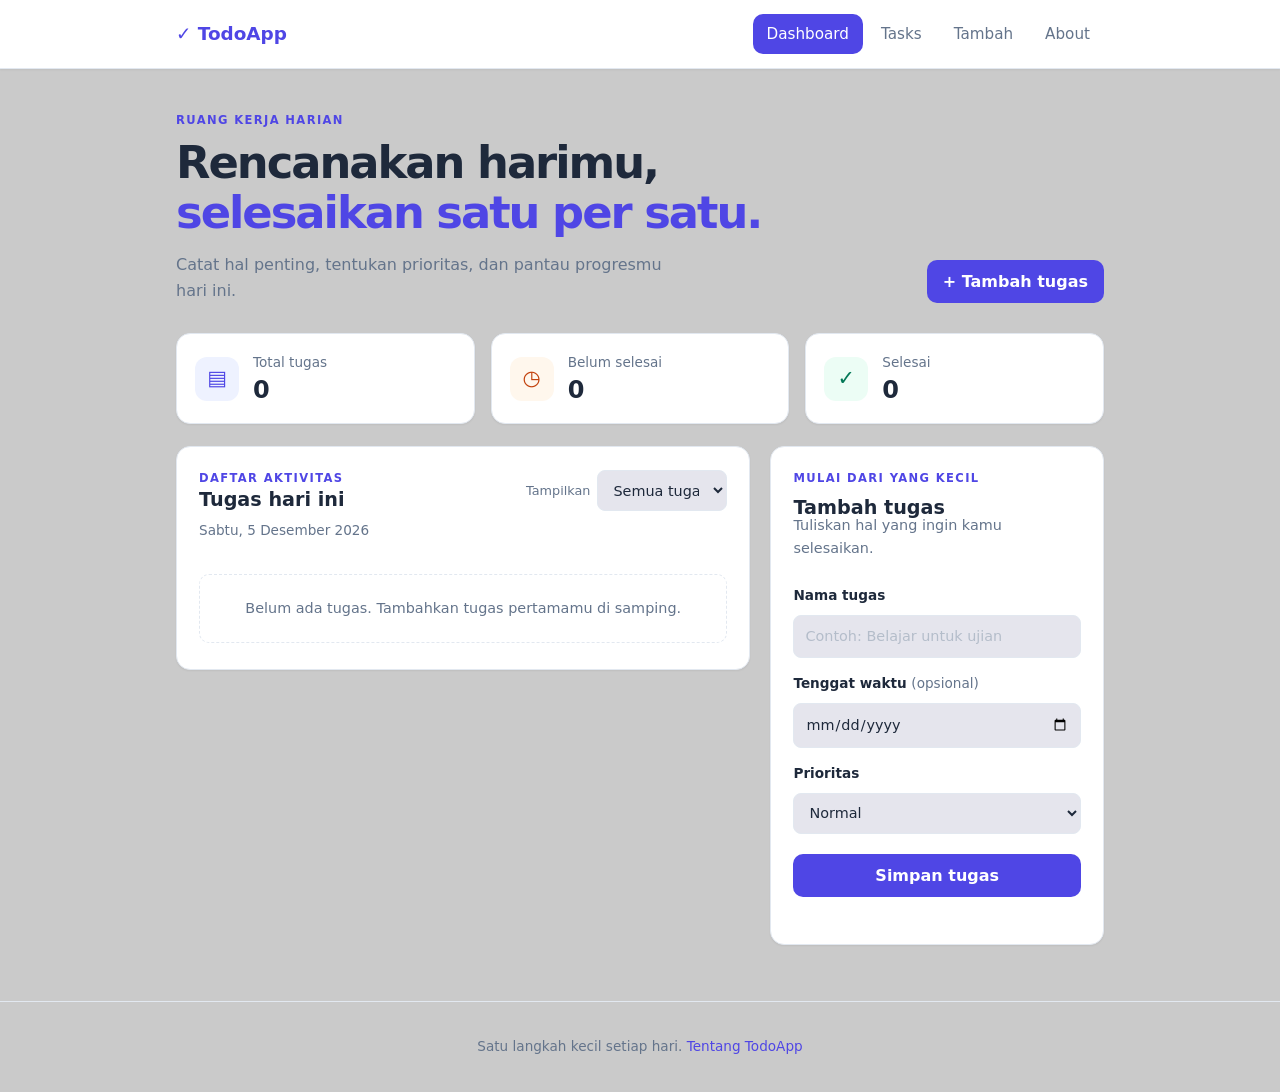
<file: index.html>
<!DOCTYPE html>
<html lang="id">
<head>
  <meta charset="UTF-8" />
  <meta name="viewport" content="width=device-width, initial-scale=1.0" />
  <title>Dashboard — Todo List</title>
  <link rel="stylesheet" href="css/style.css" />
  <script src="js/script.js" defer></script>
</head>
<body>
  <header class="navbar">
    <div class="container nav-inner">
      <a href="index.html" class="brand">✓ TodoApp</a>
      <nav class="nav-links">
        <a href="index.html" class="active">Dashboard</a>
        <a href="tasks.html">Tasks</a>
        <a href="add.html">Tambah</a>
        <a href="about.html">About</a>
      </nav>
    </div>
  </header>

  <main class="container page-content">
    <section class="welcome-section">
      <div>
        <p class="eyebrow">RUANG KERJA HARIAN</p>
        <h1>Rencanakan harimu,<br /><span>selesaikan satu per satu.</span></h1>
        <p class="welcome-copy">Catat hal penting, tentukan prioritas, dan pantau progresmu hari ini.</p>
      </div>
      <a class="button button-primary" href="#form-tugas">+ Tambah tugas</a>
    </section>

    <section class="stats-grid" aria-label="Ringkasan tugas">
      <article class="stat-card">
        <span class="stat-icon" aria-hidden="true">▤</span>
        <div><p class="stat-label">Total tugas</p><p class="stat-value" id="total-tasks">0</p></div>
      </article>
      <article class="stat-card">
        <span class="stat-icon stat-icon-progress" aria-hidden="true">◷</span>
        <div><p class="stat-label">Belum selesai</p><p class="stat-value" id="pending-tasks">0</p></div>
      </article>
      <article class="stat-card">
        <span class="stat-icon stat-icon-done" aria-hidden="true">✓</span>
        <div><p class="stat-label">Selesai</p><p class="stat-value" id="completed-tasks">0</p></div>
      </article>
    </section>

    <section class="dashboard-grid">
      <section class="panel task-panel" aria-labelledby="task-heading">
        <div class="panel-heading">
          <div>
            <p class="eyebrow">DAFTAR AKTIVITAS</p>
            <h2 id="task-heading">Tugas hari ini</h2>
          </div>
          <label class="filter-label" for="task-filter">Tampilkan
            <select id="task-filter">
              <option value="all">Semua tugas</option>
              <option value="pending">Belum selesai</option>
              <option value="completed">Selesai</option>
            </select>
          </label>
        </div>
        <p class="today-date" id="today-date"></p>
        <ul class="task-list" id="task-list" aria-live="polite"></ul>
        <p class="empty-state" id="empty-state">Belum ada tugas. Tambahkan tugas pertamamu di samping.</p>
      </section>

      <section class="panel form-panel" aria-labelledby="form-heading">
        <p class="eyebrow">MULAI DARI YANG KECIL</p>
        <h2 id="form-heading">Tambah tugas</h2>
        <p class="form-intro">Tuliskan hal yang ingin kamu selesaikan.</p>
        <form id="form-tugas">
          <label for="task-title">Nama tugas</label>
          <input id="task-title" name="title" type="text" maxlength="100" placeholder="Contoh: Belajar untuk ujian" required />

          <label for="task-date">Tenggat waktu <span class="optional">(opsional)</span></label>
          <input id="task-date" name="dueDate" type="date" />

          <label for="task-priority">Prioritas</label>
          <select id="task-priority" name="priority">
            <option value="normal">Normal</option>
            <option value="high">Penting</option>
            <option value="low">Rendah</option>
          </select>

          <button class="button button-primary button-full" type="submit">Simpan tugas</button>
          <p class="form-message" id="form-message" role="status"></p>
        </form>
      </section>
    </section>
  </main>

  <footer class="site-footer">
    <div class="container">Satu langkah kecil setiap hari. <a href="about.html">Tentang TodoApp</a></div>
  </footer>
</body>
</html>
</file>
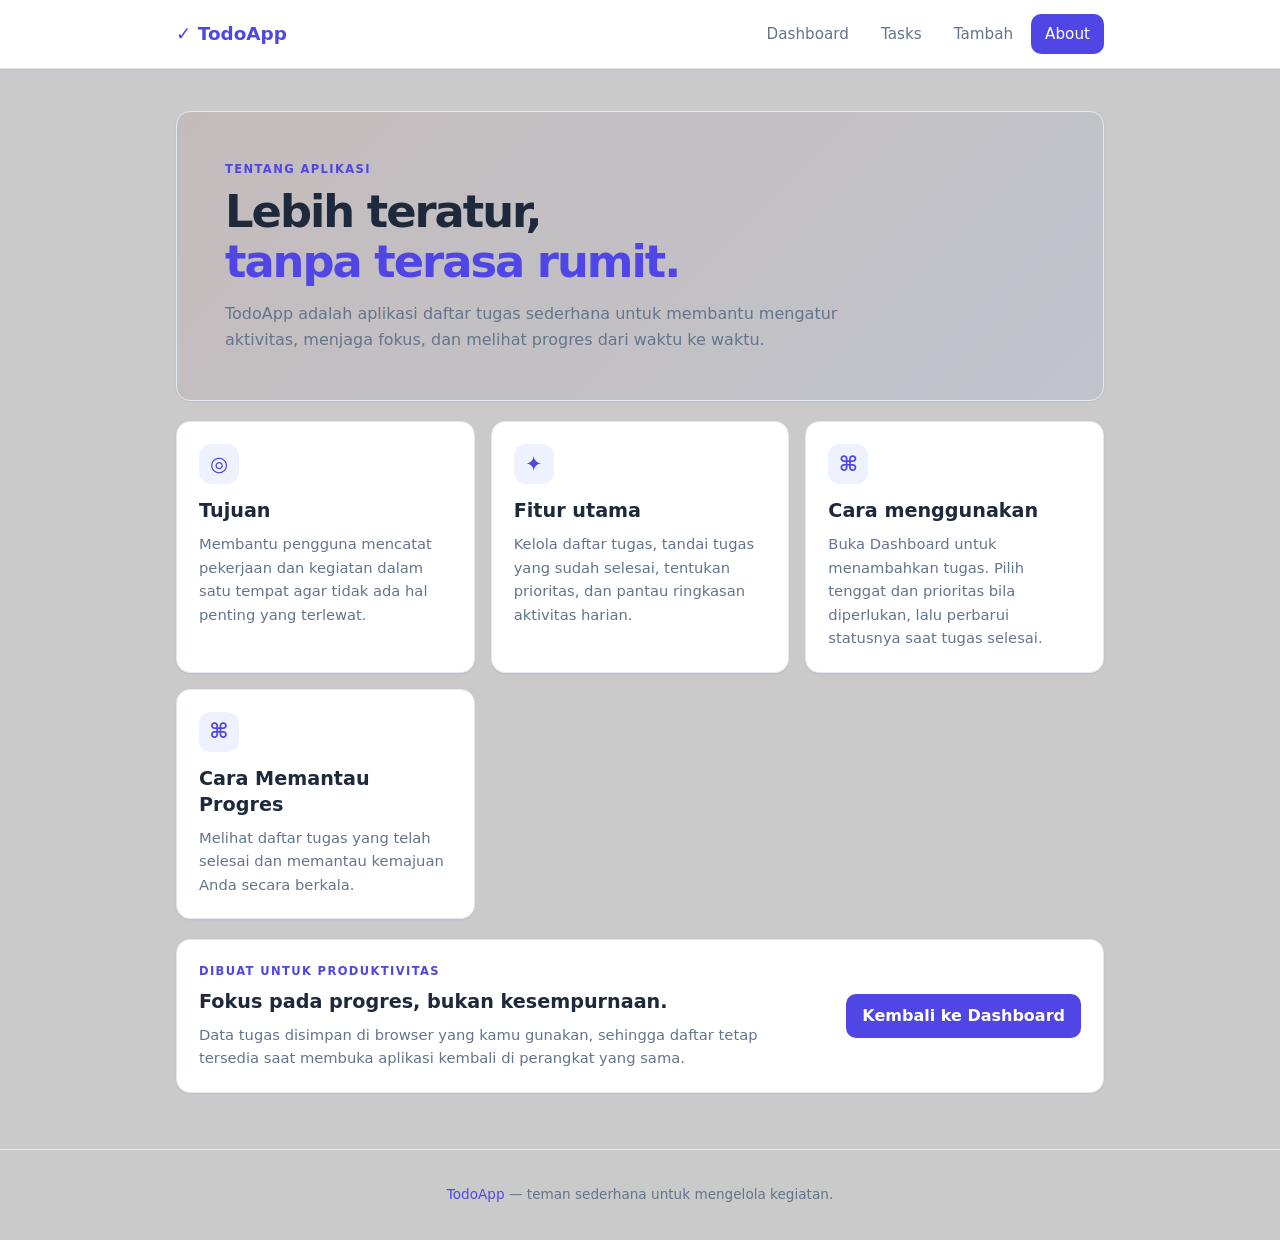
<file: about.html>
<!DOCTYPE html>
<html lang="id">
<head>
  <meta charset="UTF-8" />
  <meta name="viewport" content="width=device-width, initial-scale=1.0" />
  <title>About — Todo List</title>
  <link rel="stylesheet" href="css/style.css" />
</head>
<body>
  <header class="navbar">
    <div class="container nav-inner">
      <a href="index.html" class="brand">✓ TodoApp</a>
      <nav class="nav-links">
        <a href="index.html">Dashboard</a>
        <a href="tasks.html">Tasks</a>
        <a href="add.html">Tambah</a>
        <a href="about.html" class="active">About</a>
      </nav>
    </div>
  </header>

  <main class="container page-content">
    <section class="about-hero panel">
      <p class="eyebrow">TENTANG APLIKASI</p>
      <h1>Lebih teratur,<br /><span>tanpa terasa rumit.</span></h1>
      <p class="welcome-copy">TodoApp adalah aplikasi daftar tugas sederhana untuk membantu mengatur aktivitas, menjaga fokus, dan melihat progres dari waktu ke waktu.</p>
    </section>

    <section class="about-grid" aria-label="Informasi TodoApp">
      <article class="panel about-card">
        <span class="about-icon" aria-hidden="true">◎</span>
        <h2>Tujuan</h2>
        <p>Membantu pengguna mencatat pekerjaan dan kegiatan dalam satu tempat agar tidak ada hal penting yang terlewat.</p>
      </article>
      <article class="panel about-card">
        <span class="about-icon" aria-hidden="true">✦</span>
        <h2>Fitur utama</h2>
        <p>Kelola daftar tugas, tandai tugas yang sudah selesai, tentukan prioritas, dan pantau ringkasan aktivitas harian.</p>
      </article>
      <article class="panel about-card">
        <span class="about-icon" aria-hidden="true">⌘</span>
        <h2>Cara menggunakan</h2>
        <p>Buka Dashboard untuk menambahkan tugas. Pilih tenggat dan prioritas bila diperlukan, lalu perbarui statusnya saat tugas selesai.</p>
      </article>
    <article class="panel about-card">
        <span class="about-icon" aria-hidden="true">⌘</span>
        <h2>Cara Memantau Progres</h2>
        <p>Melihat daftar tugas yang telah selesai dan memantau kemajuan Anda secara berkala.</p>
      </article>
    </section>

    <section class="panel about-note">
      <div>
        <p class="eyebrow">DIBUAT UNTUK PRODUKTIVITAS</p>
        <h2>Fokus pada progres, bukan kesempurnaan.</h2>
        <p>Data tugas disimpan di browser yang kamu gunakan, sehingga daftar tetap tersedia saat membuka aplikasi kembali di perangkat yang sama.</p>
      </div>
      <a class="button button-primary" href="index.html">Kembali ke Dashboard</a>
    </section>
  </main>

  <footer class="site-footer">
    <div class="container"><a href="index.html">TodoApp</a> — teman sederhana untuk mengelola kegiatan.</div>
  </footer>
</body>
</html>
</file>
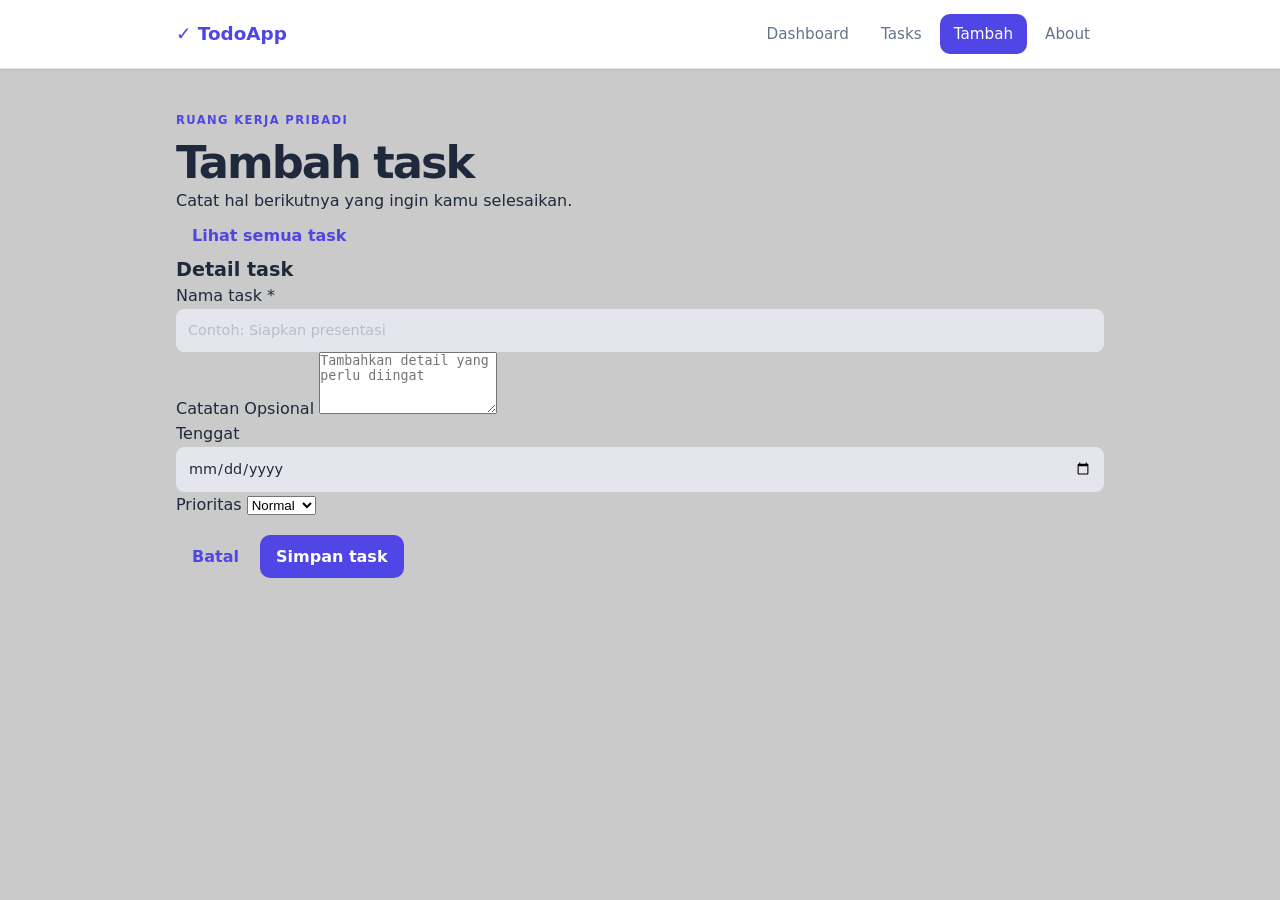
<file: add.html>
<!DOCTYPE html>
<html lang="id">
<head>
  <meta charset="UTF-8" />
  <meta name="viewport" content="width=device-width, initial-scale=1.0" />
  <title>Tambah Task — Todo List</title>
  <link rel="stylesheet" href="css/style.css" />
</head>
<body>
  <header class="navbar">
    <div class="container nav-inner">
      <a href="index.html" class="brand">✓ TodoApp</a>
      <nav class="nav-links">
        <a href="index.html">Dashboard</a>
        <a href="tasks.html">Tasks</a>
        <a href="add.html" class="active">Tambah</a>
        <a href="about.html">About</a>
      </nav>
    </div>
  </header>
  <main class="container page-content">
    <section class="page-heading">
      <div>
        <p class="eyebrow">RUANG KERJA PRIBADI</p>
        <h1>Tambah task</h1>
        <p class="page-description">Catat hal berikutnya yang ingin kamu selesaikan.</p>
      </div>
      <a class="button button-secondary" href="tasks.html">Lihat semua task</a>
    </section>

    <section class="form-panel" aria-labelledby="form-title">
      <h2 id="form-title">Detail task</h2>
      <form id="task-form">
        <label class="field" for="task-title">
          <span>Nama task <span class="required-mark">*</span></span>
          <input id="task-title" name="title" type="text" maxlength="100" placeholder="Contoh: Siapkan presentasi" required />
        </label>

        <label class="field" for="task-description">
          <span>Catatan <span class="optional-label">Opsional</span></span>
          <textarea id="task-description" name="description" rows="4" maxlength="500" placeholder="Tambahkan detail yang perlu diingat"></textarea>
        </label>

        <div class="field-row">
          <label class="field" for="task-due-date">
            <span>Tenggat</span>
            <input id="task-due-date" name="dueDate" type="date" />
          </label>
          <label class="field" for="task-priority">
            <span>Prioritas</span>
            <select id="task-priority" name="priority">
              <option value="normal">Normal</option>
              <option value="high">Tinggi</option>
              <option value="low">Rendah</option>
            </select>
          </label>
        </div>

        <p class="form-message" id="form-message" role="status" aria-live="polite"></p>
        <div class="form-actions">
          <a class="button button-secondary" href="tasks.html">Batal</a>
          <button class="button button-primary" type="submit">Simpan task</button>
        </div>
      </form>
    </section>
  </main>
  <script src="js/script.js" defer></script>
</body>
</html>
</file>
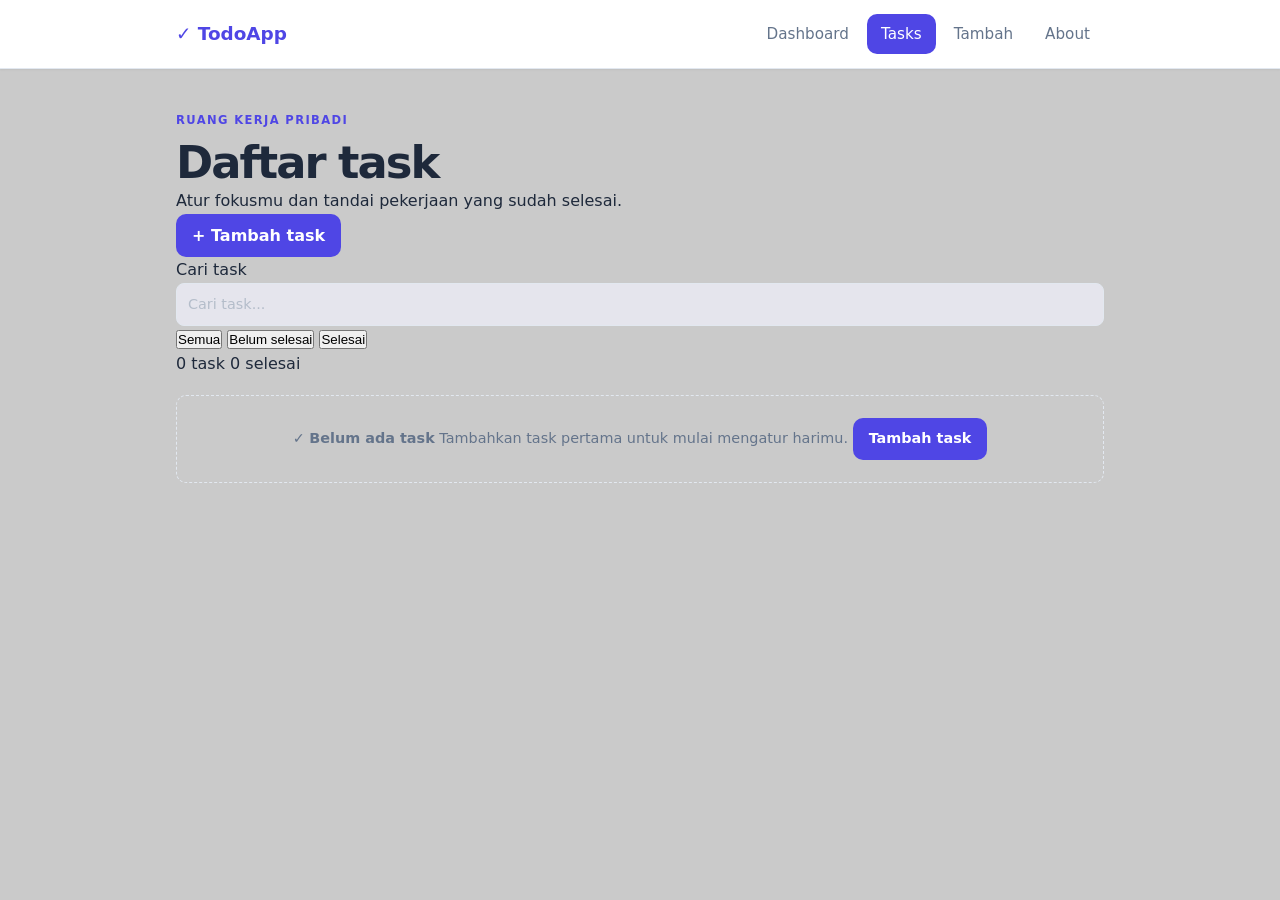
<file: tasks.html>
<!DOCTYPE html>
<html lang="id">
<head>
  <meta charset="UTF-8" />
  <meta name="viewport" content="width=device-width, initial-scale=1.0" />
  <title>Daftar Task — Todo List</title>
  <link rel="stylesheet" href="css/style.css" />
</head>
<body>
  <header class="navbar">
    <div class="container nav-inner">
      <a href="index.html" class="brand">✓ TodoApp</a>
      <nav class="nav-links">
        <a href="index.html">Dashboard</a>
        <a href="tasks.html" class="active">Tasks</a>
        <a href="add.html">Tambah</a>
        <a href="about.html">About</a>
      </nav>
    </div>
  </header>
  <main class="container page-content">
    <section class="page-heading">
      <div>
        <p class="eyebrow">RUANG KERJA PRIBADI</p>
        <h1>Daftar task</h1>
        <p class="page-description">Atur fokusmu dan tandai pekerjaan yang sudah selesai.</p>
      </div>
      <a class="button button-primary" href="add.html">+ Tambah task</a>
    </section>

    <section class="task-toolbar" aria-label="Filter task">
      <label class="search-field" for="task-search">
        <span class="visually-hidden">Cari task</span>
        <input id="task-search" type="search" placeholder="Cari task..." />
      </label>
      <div class="filter-tabs" role="group" aria-label="Tampilkan task">
        <button class="filter-button active" type="button" data-filter="all" aria-pressed="true">Semua</button>
        <button class="filter-button" type="button" data-filter="active" aria-pressed="false">Belum selesai</button>
        <button class="filter-button" type="button" data-filter="completed" aria-pressed="false">Selesai</button>
      </div>
    </section>

    <section class="task-summary" aria-live="polite">
      <span id="task-count">0 task</span>
      <span id="task-progress">0 selesai</span>
    </section>
    <section class="task-list" id="task-list" aria-label="Daftar task"></section>
    <p class="empty-state" id="empty-state" hidden>
      <span class="empty-mark" aria-hidden="true">✓</span>
      <strong id="empty-title">Belum ada task</strong>
      <span id="empty-description">Tambahkan task pertama untuk mulai mengatur harimu.</span>
      <a class="button button-primary" href="add.html">Tambah task</a>
    </p>
  </main>
  <script src="js/script.js" defer></script>
</body>
</html>
</file>
<file: css/style.css>
:root {
  --primary: #4f46e5;
  --bg: #cacaca;
  --surface: #ffffff;
  --border: #e2e8f0;
  --text: #1e293b;
  --text-muted: #64748b;
  --radius: 10px;
  --shadow-sm: 0 1px 2px rgba(0, 0, 0, .06);
  --transition: .2s ease;
}

* {
  box-sizing: border-box;
  margin: 0;
  padding: 0;
}

body {
  min-height: 100vh;
  background: var(--bg);
  color: var(--text);
  font-family: system-ui, -apple-system, "Segoe UI", Roboto, sans-serif;
  line-height: 1.6;
}

a {
  color: var(--primary);
  text-decoration: none;
}

.container {
  max-width: 960px;
  margin: 0 auto;
  padding: 14px 16px;
}

.navbar {
  position: sticky;
  top: 0;
  z-index: 10;
  background: var(--surface);
  border-bottom: 1px solid var(--border);
  box-shadow: var(--shadow-sm);
}

.nav-inner {
  display: flex;
  align-items: center;
  justify-content: space-between;
}

.brand {
  color: var(--primary);
  font-size: 1.15rem;
  font-weight: 700;
}

.nav-links {
  display: flex;
  gap: 4px;
}

.nav-links a {
  padding: 8px 14px;
  border-radius: var(--radius);
  color: var(--text-muted);
  font-size: .95rem;
  font-weight: 500;
  transition: var(--transition);
}

.nav-links a:hover {
  background: var(--bg);
  color: var(--primary);
}

.nav-links a.active {
  background: var(--primary);
  color: #fff;
}

.page-content {
  padding-top: 42px;
  padding-bottom: 56px;
}

.welcome-section {
  display: flex;
  align-items: flex-end;
  justify-content: space-between;
  gap: 24px;
  margin-bottom: 30px;
}

.eyebrow {
  margin-bottom: 8px;
  color: var(--primary);
  font-size: .72rem;
  font-weight: 750;
  letter-spacing: .12em;
}

h1, h2, p {
  margin-top: 0;
}

h1 {
  font-size: clamp(2rem, 5vw, 2.8rem);
  line-height: 1.12;
  letter-spacing: -.045em;
}

h1 span {
  color: var(--primary);
}

h2 {
  font-size: 1.2rem;
  line-height: 1.35;
}

.welcome-copy {
  max-width: 520px;
  margin: 14px 0 0;
  color: var(--text-muted);
}

.button {
  display: inline-flex;
  align-items: center;
  justify-content: center;
  min-height: 42px;
  padding: 9px 16px;
  border: 0;
  border-radius: var(--radius);
  font: inherit;
  font-weight: 650;
  cursor: pointer;
  transition: var(--transition);
}

.button-primary {
  background: var(--primary);
  color: #fff;
}

.button-primary:hover {
  background: #4338ca;
  box-shadow: 0 5px 14px rgba(79, 70, 229, .2);
  transform: translateY(-1px);
}

.button:focus-visible, input:focus-visible, select:focus-visible, a:focus-visible {
  outline: 3px solid rgba(79, 70, 229, .3);
  outline-offset: 2px;
}

.stats-grid {
  display: grid;
  grid-template-columns: repeat(3, minmax(0, 1fr));
  gap: 16px;
  margin-bottom: 22px;
}

.stat-card, .panel {
  background: var(--surface);
  border: 1px solid var(--border);
  border-radius: 14px;
  box-shadow: var(--shadow-sm);
}

.stat-card {
  display: flex;
  align-items: center;
  gap: 14px;
  padding: 18px;
}

.stat-icon, .about-icon {
  display: grid;
  flex: 0 0 auto;
  width: 44px;
  height: 44px;
  place-items: center;
  border-radius: 12px;
  background: #eef2ff;
  color: var(--primary);
  font-size: 1.3rem;
  font-weight: 700;
}

.stat-icon-progress {
  background: #fff7ed;
  color: #c2410c;
}

.stat-icon-done {
  background: #ecfdf5;
  color: #047857;
}

.stat-label {
  margin: 0;
  color: var(--text-muted);
  font-size: .85rem;
}

.stat-value {
  margin: 2px 0 0;
  font-size: 1.5rem;
  font-weight: 750;
  line-height: 1.2;
}

.dashboard-grid {
  display: grid;
  grid-template-columns: minmax(0, 1.55fr) minmax(260px, .9fr);
  align-items: start;
  gap: 20px;
}

.panel {
  padding: 22px;
}

.panel-heading {
  display: flex;
  align-items: center;
  justify-content: space-between;
  gap: 12px;
}

.panel-heading .eyebrow, .panel-heading h2 {
  margin-bottom: 0;
}

.filter-label {
  display: flex;
  align-items: center;
  gap: 7px;
  color: var(--text-muted);
  font-size: .8rem;
}

.filter-label select {
  max-width: 130px;
  padding: 7px 8px;
}

.today-date {
  margin: 7px 0 14px;
  color: var(--text-muted);
  font-size: .85rem;
}

.task-list {
  display: grid;
  gap: 10px;
  list-style: none;
}

.task-item {
  display: flex;
  align-items: center;
  gap: 11px;
  padding: 12px;
  border: 1px solid var(--border);
  border-radius: var(--radius);
}

.task-check {
  width: 18px;
  height: 18px;
  accent-color: var(--primary);
  cursor: pointer;
}

.task-details {
  flex: 1;
  min-width: 0;
}

.task-title {
  overflow-wrap: anywhere;
  font-weight: 600;
}

.task-meta {
  display: flex;
  flex-wrap: wrap;
  gap: 7px;
  margin-top: 3px;
  color: var(--text-muted);
  font-size: .76rem;
}

.task-item.is-complete .task-title {
  color: var(--text-muted);
  text-decoration: line-through;
}

.priority, .task-due {
  display: inline-flex;
  align-items: center;
  border-radius: 999px;
  padding: 2px 8px;
  background: var(--bg);
}

.priority-high {
  background: #fff1f2;
  color: #be123c;
}

.priority-low {
  background: #f1f5f9;
}

.delete-task {
  padding: 6px 8px;
  border: 0;
  border-radius: 7px;
  background: transparent;
  color: var(--text-muted);
  font: inherit;
  cursor: pointer;
}

.delete-task:hover {
  background: #b1c5e9;
  color: #be123c;
}

.empty-state {
  margin: 18px 0 4px;
  padding: 22px 12px;
  border: 1px dashed var(--border);
  border-radius: var(--radius);
  color: var(--text-muted);
  text-align: center;
  font-size: .9rem;
}

.form-intro {
  margin: -7px 0 18px;
  color: var(--text-muted);
  font-size: .9rem;
}

#form-tugas {
  display: grid;
  gap: 8px;
}

#form-tugas label {
  margin-top: 7px;
  font-size: .85rem;
  font-weight: 600;
}

.optional {
  color: var(--text-muted);
  font-weight: 400;
}

input, #form-tugas select, .filter-label select {
  width: 100%;
  min-height: 41px;
  padding: 9px 11px;
  border: 1px solid var(--border);
  border-radius: 8px;
  background: #e5e5ed;
  color: var(--text);
  font: inherit;
  font-size: .9rem;
}

input::placeholder {
  color: #b4bdca;
}

.button-full {
  width: 100%;
  margin-top: 12px;
}

.form-message {
  min-height: 1.3em;
  margin: 0;
  color: #047857;
  font-size: .83rem;
}

.site-footer {
  padding: 20px 0;
  border-top: 1px solid var(--border);
  color: var(--text-muted);
  font-size: .85rem;
  text-align: center;
}

.about-hero {
  padding: clamp(24px, 5vw, 48px);
  background: linear-gradient(135deg, #c4bcbc 0%, #c1c4cc 100%);
}

.about-hero h1 {
  margin-bottom: 0;
}

.about-hero .welcome-copy {
  max-width: 620px;
}

.about-grid {
  display: grid;
  grid-template-columns: repeat(3, minmax(0, 1fr));
  gap: 16px;
  margin: 20px 0;
}

.about-card p, .about-note p:not(.eyebrow) {
  margin: 8px 0 0;
  color: var(--text-muted);
  font-size: .92rem;
}

.about-card h2 {
  margin: 14px 0 0;
}

.about-icon {
  width: 40px;
  height: 40px;
}

.about-note {
  display: flex;
  align-items: center;
  justify-content: space-between;
  gap: 24px;
}

.about-note h2 {
  margin: 0;
}

.about-note p:not(.eyebrow) {
  max-width: 610px;
}

@media (max-width: 600px) {
  .container {
    padding-right: 14px;
    padding-left: 14px;
  }

  .page-content {
    padding-top: 28px;
    padding-bottom: 38px;
  }

  .welcome-section, .about-note {
    align-items: flex-start;
    flex-direction: column;
  }

  .welcome-section .button, .about-note .button {
    width: 100%;
  }

  .stats-grid {
    grid-template-columns: 1fr;
    gap: 10px;
  }

  .stat-card {
    padding: 13px 16px;
  }

  .dashboard-grid, .about-grid {
    grid-template-columns: 1fr;
    gap: 14px;
  }

  .panel {
    padding: 18px;
  }

  .panel-heading {
    align-items: flex-start;
    flex-direction: column;
  }

  .filter-label {
    width: 100%;
  }

  .filter-label select {
    flex: 1;
    max-width: none;
  }

  .task-item {
    align-items: flex-start;
  }

  .delete-task {
    padding: 4px;
  }

  .nav-links a {
    padding: 6px 10px;
    font-size: .85rem;
  }

  .brand {
    font-size: 1rem;
  }
}

@media (max-width: 390px) {
  .nav-inner {
    align-items: flex-start;
    flex-direction: column;
    gap: 8px;
  }

  .nav-links {
    width: 100%;
    justify-content: space-between;
  }

  .nav-links a {
    padding: 6px 8px;
    font-size: .8rem;

.page-content {
  padding-top: 42px;
  padding-bottom: 56px;
}
  }

.page-heading {
  display: flex;
  align-items: flex-end;
  justify-content: space-between;
  gap: 20px;
  margin-bottom: 28px;
}

.eyebrow {
  margin-bottom: 5px;
  color: var(--primary);
  font-size: .72rem;
  font-weight: 700;
  letter-spacing: .08em;
}

.page-heading h1 {
  font-size: 2.1rem;
  line-height: 1.2;
}

.page-description {
  margin-top: 8px;
  color: var(--text-muted);
}

.button {
  display: inline-flex;
  min-height: 42px;
  align-items: center;
  justify-content: center;
  gap: 8px;
  padding: 9px 16px;
  border: 1px solid transparent;
  border-radius: 8px;
  font: inherit;
  font-size: .92rem;
  font-weight: 600;
  cursor: pointer;
  transition: var(--transition);
}

.button-primary {
  background: var(--primary);
  color: #b99e9e;
}

.button-primary:hover {
  background: #534d96;
  color: #baa6a6;
}

.button-secondary {
  border-color: var(--border);
  background: var(--surface);
  color: var(--text);
}

.button-secondary:hover {
  border-color: var(--primary);
  color: var(--primary);
}

.form-panel {
  max-width: 680px;
  padding: 26px;
  border: 1px solid var(--border);
  border-radius: var(--radius);
  background: var(--surface);
  box-shadow: var(--shadow-sm);
}

.form-panel h2 {
  margin-bottom: 22px;
  font-size: 1.1rem;
}

.field {
  display: flex;
  flex: 1;
  flex-direction: column;
  gap: 7px;
  margin-bottom: 19px;
  color: var(--text);
  font-size: .92rem;
  font-weight: 600;
}

.field input,
.field textarea,
.field select,
.search-field input {
  width: 100%;
  min-height: 44px;
  padding: 10px 12px;
  border: 1px solid var(--border);
  border-radius: 7px;
  background: var(--surface);
  color: var(--text);
  font: inherit;
  font-size: .95rem;
}

.field textarea {
  min-height: 108px;
  resize: vertical;
}

.field input:focus,
.field textarea:focus,
.field select:focus,
.search-field input:focus {
  border-color: var(--primary);
  outline: 3px solid rgba(79, 70, 229, .13);
}

.field input::placeholder,
.field textarea::placeholder,
.search-field input::placeholder {
  color: #94a3b8;
}

.required-mark {
  color: #dc2626;
}

.optional-label {
  margin-left: 5px;
  color: var(--text-muted);
  font-size: .8rem;
  font-weight: 400;
}

.field-row,
.form-actions,
.task-toolbar,
.task-summary,
.task-card,
.task-card-main,
.task-card-actions {
  display: flex;
  align-items: center;
}

.field-row {
  gap: 18px;
}

.form-actions {
  justify-content: flex-end;
  gap: 10px;
  padding-top: 4px;
}

.form-message {
  min-height: 22px;
  margin: -5px 0 10px;
  color: #15803d;
  font-size: .9rem;
}

.task-toolbar {
  justify-content: space-between;
  gap: 18px;
  padding: 15px 0;
  border-top: 1px solid var(--border);
  border-bottom: 1px solid var(--border);
}

.search-field {
  flex: 1;
  max-width: 330px;
}

.filter-tabs {
  display: flex;
  gap: 4px;
}

.filter-button {
  padding: 8px 12px;
  border: 0;
  border-radius: 7px;
  background: transparent;
  color: var(--text-muted);
  font: inherit;
  font-size: .9rem;
  cursor: pointer;
}

.filter-button:hover,
.filter-button.active {
  background: #eef2ff;
  color: var(--primary);
}

.task-summary {
  justify-content: space-between;
  padding: 17px 0 10px;
  color: var(--text-muted);
  font-size: .88rem;
}

.task-list {
  display: grid;
  gap: 10px;
}

.task-card {
  justify-content: space-between;
  gap: 16px;
  padding: 16px 18px;
  border: 1px solid var(--border);
  border-radius: var(--radius);
  background: var(--surface);
  box-shadow: var(--shadow-sm);
}

.task-card-main {
  min-width: 0;
  align-items: flex-start;
  gap: 13px;
}

.task-check {
  width: 19px;
  height: 19px;
  flex: 0 0 auto;
  margin-top: 3px;
  accent-color: var(--primary);
  cursor: pointer;
}

.task-title {
  overflow-wrap: anywhere;
  font-size: 1rem;
  font-weight: 650;
}

.task-description {
  margin-top: 3px;
  color: var(--text-muted);
  font-size: .9rem;
  white-space: pre-wrap;
  overflow-wrap: anywhere;
}

.task-meta {
  display: flex;
  flex-wrap: wrap;
  gap: 7px;
  margin-top: 9px;
}

.task-tag {
  display: inline-flex;
  align-items: center;
  min-height: 23px;
  padding: 2px 8px;
  border-radius: 5px;
  background: #f1f5f9;
  color: var(--text-muted);
  font-size: .75rem;
}

.task-tag.priority-high {
  background: #fef2f2;
  color: #b91c1c;
}

.task-tag.priority-low {
  background: #ecfdf5;
  color: #047857;
}

.task-card.is-completed .task-title {
  color: var(--text-muted);
  text-decoration: line-through;
}

.task-card-actions {
  flex: 0 0 auto;
  gap: 7px;
}

.icon-button {
  width: 36px;
  height: 36px;
  border: 1px solid var(--border);
  border-radius: 7px;
  background: var(--surface);
  color: var(--text-muted);
  font: inherit;
  cursor: pointer;
}

.icon-button:hover {
  border-color: #fecaca;
  color: #b91c1c;
}

.empty-state {
  display: flex;
  min-height: 260px;
  flex-direction: column;
  align-items: center;
  justify-content: center;
  gap: 10px;
  color: var(--text-muted);
  text-align: center;
}

.empty-state[hidden] {
  display: none;
}

.empty-state strong {
  color: var(--text);
  font-size: 1.1rem;
}

.empty-mark {
  display: grid;
  width: 44px;
  height: 44px;
  place-items: center;
  border-radius: 50%;
  background: #eef2ff;
  color: var(--primary);
  font-size: 1.3rem;
}

.visually-hidden {
  position: absolute;
  width: 1px;
  height: 1px;
  overflow: hidden;
  clip: rect(0, 0, 0, 0);
  white-space: nowrap;
  clip-path: inset(50%);
}

@media (max-width: 600px) {
  .page-content {
    padding-top: 28px;
  }

  .page-heading {
    align-items: flex-start;
    flex-direction: column;
    gap: 15px;
  }

  .form-panel {
    padding: 20px 16px;
  }

  .field-row,
  .task-toolbar {
    align-items: stretch;
    flex-direction: column;
  }

  .search-field {
    max-width: none;
  }

  .filter-tabs {
    overflow-x: auto;
  }

  .filter-button {
    flex: 1 0 auto;
    padding: 8px;
  }

  .task-card {
    align-items: flex-start;
    padding: 14px 12px;
  }

  .task-card-actions {
    padding-top: 0;
  }
}
}
</file>
